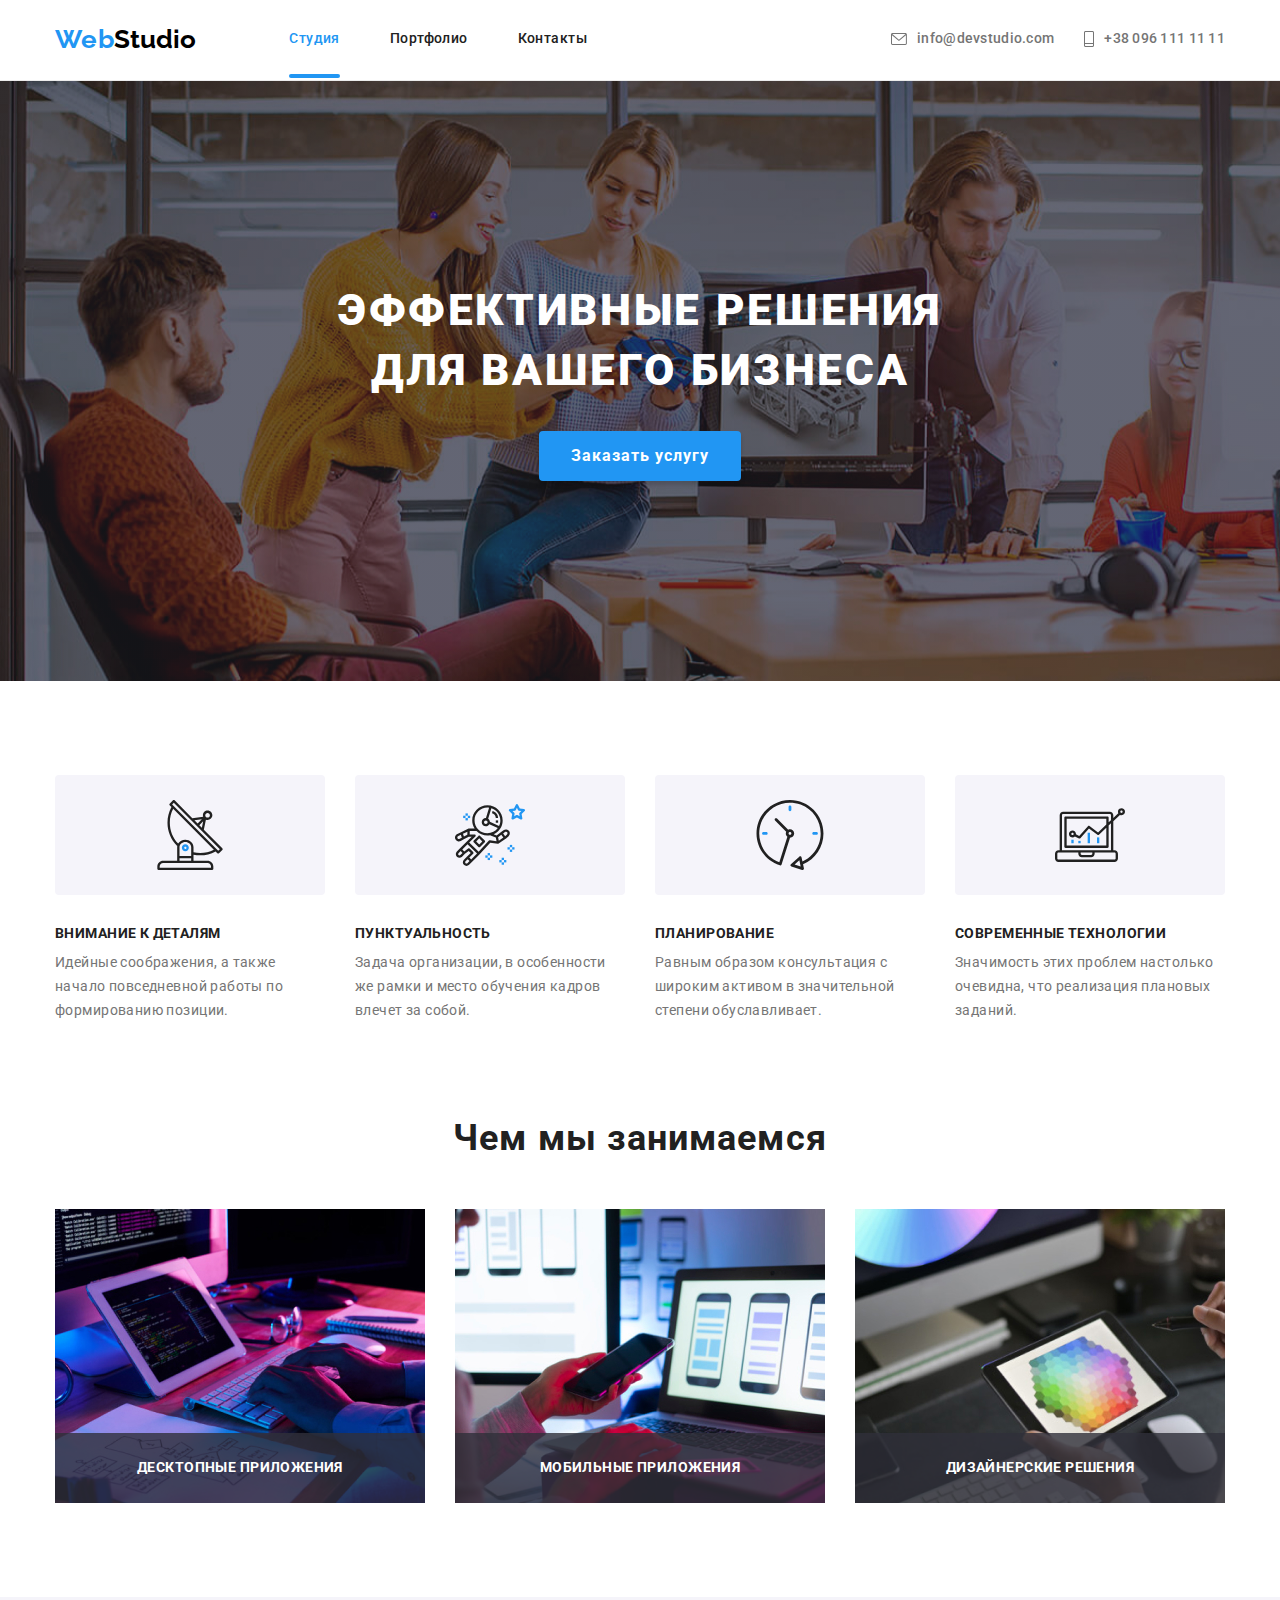
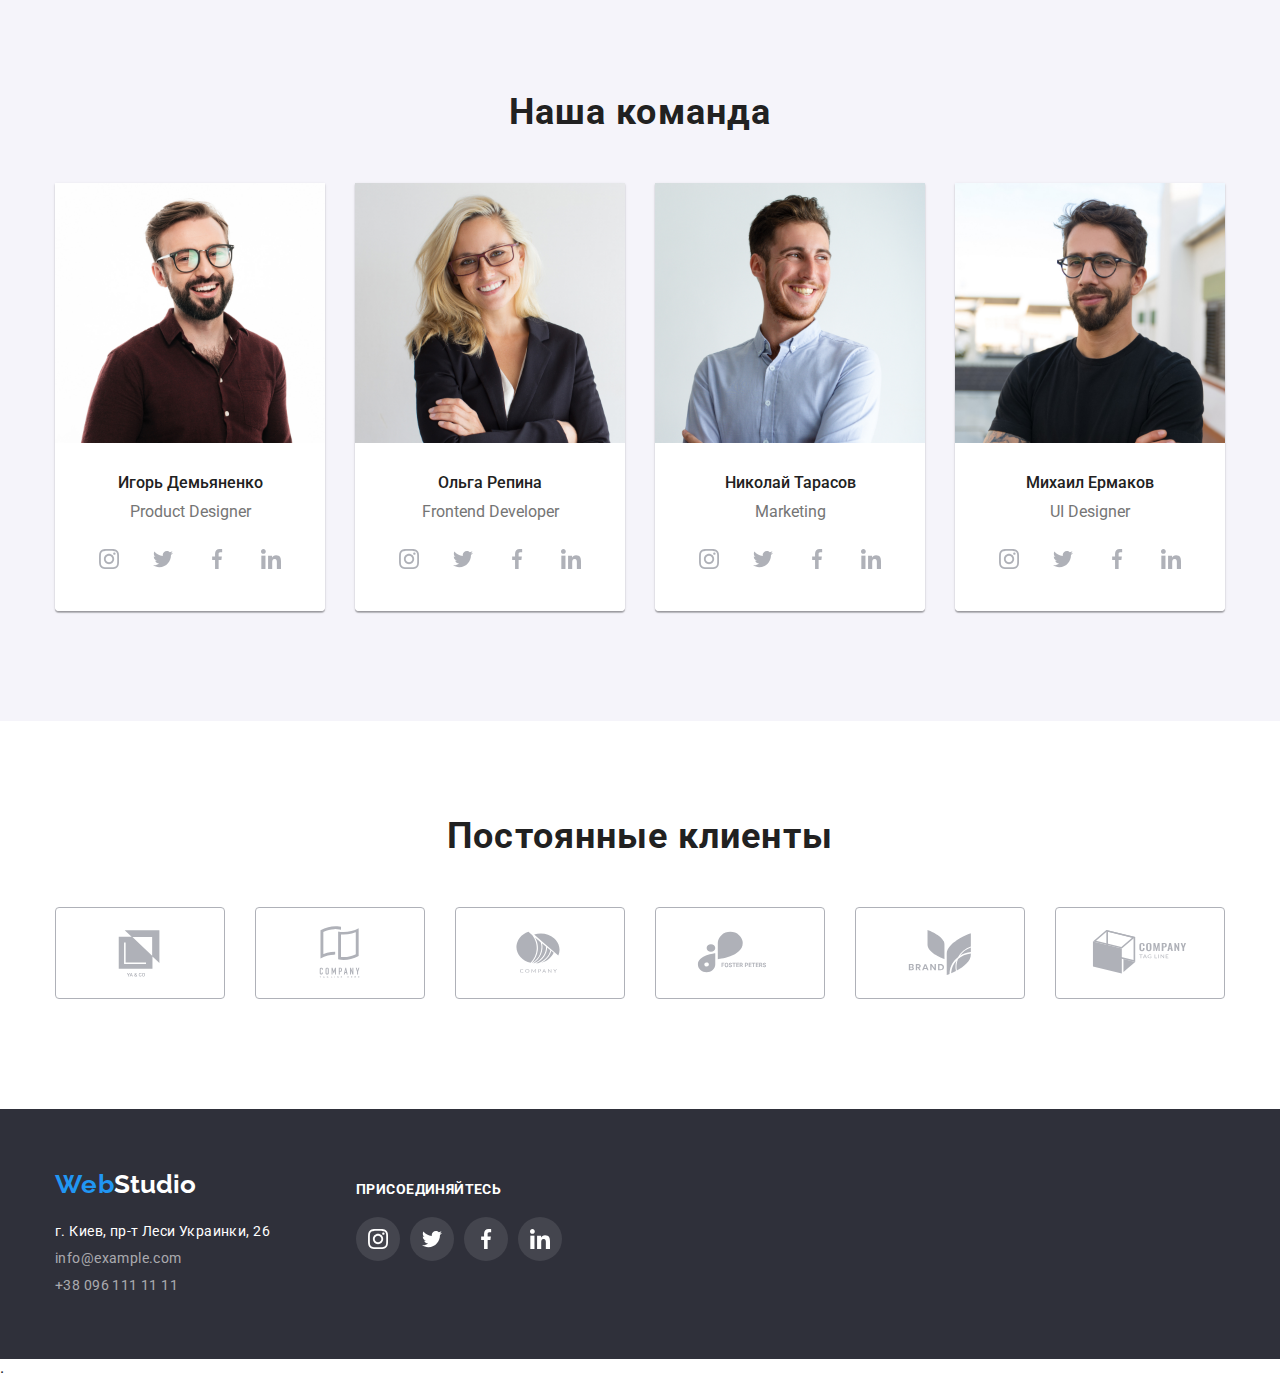
<file: index.html>
<!DOCTYPE html>
<html lang="ru">
<head>
    <meta charset="UTF-8">
    <meta http-equiv="X-UA-Compatible" content="IE=edge">
    <meta name="viewport" content="width=device-width, initial-scale=1.0">
    <link rel="preconnect" href="https://fonts.googleapis.com">
    <link rel="preconnect" href="https://fonts.gstatic.com" crossorigin>
    <link href="https://fonts.googleapis.com/css2?family=Raleway:wght@700&family=Roboto:wght@400;500;700;900&display=swap" rel="stylesheet">
    <link rel="stylesheet" href="https://cdnjs.cloudflare.com/ajax/libs/modern-normalize/1.1.0/modern-normalize.css">
    <link rel="stylesheet" href="https://cdnjs.cloudflare.com/ajax/libs/animate.css/4.1.1/animate.min.css">
    <link rel="stylesheet" href="css/styles.css">
    <title>WebStudio</title>
</head>
<body>
    <header class="header">
        <div class="container">
            <div class="head-container">
                <nav class="head-nav">
                    <a class="head-nav-logo link" href="index.html">
                        <span class="logo-color-web">Web</span>
                        <span class="logo-color-top">Studio</span>
                    </a>
                    <ul class="head-nav-menu list">
                        <li class="currentlink lists-menu list"><a class="link curr-link" href="index.html">Студия</a></li>
                        <li class="lists-menu"><a class="link" href="portfolio.html">Портфолио</a></li>
                        <li class="lists-menu"><a class="link" href="#">Контакты</a></li>
                    </ul>
                </nav>
                <ul class="mail list">
                    <li class="lists"><a class="link envelope-center" href="#">
                        <div class="envelope-wrap">
                            <svg class="link-envelope" width="16" height="12">
                                <use href="./images/sprite.svg#icon-envelope"></use>
                            </svg>
                        </div>
                            info@devstudio.com</a>
                    </li>
                    <li class="lists"><a class="link envelope-center" href="#">
                        <div class="envelope-wrap">
                            <svg class="link-envelope" width="10" height="16">
                                <use href="./images/sprite.svg#icon-vector"></use>
                            </svg>
                        </div>
                            +38 096 111 11 11</a>
                    </li>
                </ul>
            </div>
        </div>
    </header>
    <main>
        <section class="basic">
            <div class="container">
                <div class="slogan-wrapper">
                    <h1 class="slogan">Эффективные решения для вашего бизнеса</h1>
                    <button class="order" type="button" data-modal-open>Заказать услугу</button>
                </div>
            </div>
        </section>
        <section class="quality section">
            <h2 class="visually-hidden section-title">Качества</h2>  <!-- скрытый элемент -->
            <div class="container">
                <ul class="quality-lists list">
                    <li class="list quality-img-box">
                        <div class="quality-border">
                            <svg class="quality-img" width="70" height="70">
                                <use href="./images/sprite.svg#icon-antenna"></use>
                            </svg>
                        </div>
                        <div class="quality-text-wrapper">
                            <h3 class="quality-subtitle">Внимание к деталям</h3>
                            <p class="quality-text">Идейные соображения, а также начало повседневной работы по формированию позиции.</p>
                        </div>
                    </li>
                    <li class="list quality-img-box">
                        <div class="quality-border">
                            <svg class="quality-img" width="70" height="70">
                                <use href="./images/sprite.svg#icon-astronaut"></use>
                            </svg>
                        </div>
                        <div class="quality-text-wrapper">
                            <h3 class="quality-subtitle">Пунктуальность</h3>
                            <p class="quality-text">Задача организации, в особенности же рамки и место обучения кадров влечет за собой.</p>
                        </div>
                    </li>
                    <li class="list quality-img-box">
                        <div class="quality-border">
                            <svg class="quality-img" width="70" height="70">
                                <use href="./images/sprite.svg#icon-clock"></use>
                            </svg>
                        </div>
                        <div class="quality-text-wrapper">
                            <h3 class="quality-subtitle">Планирование</h3>
                            <p class="quality-text">Равным образом консультация с широким активом в значительной степени обуславливает.</p>
                        </div>
                    </li>
                    <li class="list quality-img-box">
                        <div class="quality-border">
                            <svg class="quality-img" width="70" height="70">
                                <use href="./images/sprite.svg#icon-diagram"></use>
                            </svg>
                        </div>
                        <div class="quality-text-wrapper">
                            <h3 class="quality-subtitle">Современные технологии</h3>
                            <p class="quality-text">Значимость этих проблем настолько очевидна, что реализация плановых заданий.</p>
                        </div>
                    </li>
                </ul>
            </div>
        </section>
        <section class="directions section">
            <div class="container">
                <h2 class="section-title">Чем мы занимаемся</h2>
                <ul class="directions-box">
                    <li class="directions-img list">
                        <div class="directions-img-text">Десктопные приложения</div>
                        <img src="./images/img1.jpg" alt="веб-разработка" width="370">
                    </li>
                    <li class="directions-img list">
                        <div class="directions-img-text">Мобильные приложения</div>
                        <img src="./images/img2.jpg" alt="мобильная-адаптация" width="370">
                    </li>
                    <li class="directions-img list">
                        <div class="directions-img-text">Дизайнерские решения</div>
                        <img src="./images/img3.jpg" alt="дизайн" width="370">
                    </li>
                </ul>
            </div>
        </section>
        <section class="specialists section">
            <div class="container">
                <h2 class="section-title">Наша команда</h2>
                <ul class="specialists-box">
                    <li class="specialists-img list">
                        <img src="./images/product_designer.jpg" alt="промышленный-дизайнер" width="270">
                        <div class="specialists-name">
                            <h3 class="specialists-subtitle">Игорь Демьяненко</h3>
                            <p class="specialists-text" lang="en">Product Designer</p>
                            <ul class="social-list list">
                                <li class="social-list-item">
                                    <a href="#" class="social-list-link">
                                        <svg class="social-list-icon" width="20" height="20">
                                            <use href="./images/sprite.svg#icon-instagram"></use>
                                        </svg>
                                    </a>
                                </li>
                                <li class="social-list-item">
                                    <a href="#" class="social-list-link">
                                        <svg class="social-list-icon" width="20" height="20">
                                            <use href="./images/sprite.svg#icon-twitter"></use>
                                        </svg>
                                    </a>
                                </li>
                                <li class="social-list-item">
                                    <a href="#" class="social-list-link">
                                        <svg class="social-list-icon" width="20" height="20">
                                            <use href="./images/sprite.svg#icon-facebook"></use>
                                        </svg>
                                    </a>
                                </li>
                                <li class="social-list-item">
                                    <a href="#" class="social-list-link">
                                        <svg class="social-list-icon" width="20" height="20">
                                            <use href="./images/sprite.svg#icon-linkedin"></use>
                                        </svg>
                                    </a>
                                </li>
                            </ul>
                        </div>
                    </li>
                    <li class="specialists-img list">
                        <img src="images/frontend_developer.jpg" alt="фронтенд-разработчик" width="270">
                        <div class="specialists-name">
                            <h3 class="specialists-subtitle">Ольга Репина</h3>
                            <p class="specialists-text" lang="en">Frontend Developer</p>
                            <ul class="social-list list">
                                <li class="social-list-item">
                                    <a href="#" class="social-list-link">
                                        <svg class="social-list-icon" width="20" height="20">
                                            <use href="./images/sprite.svg#icon-instagram"></use>
                                        </svg>
                                    </a>
                                </li>
                                <li class="social-list-item">
                                    <a href="#" class="social-list-link">
                                        <svg class="social-list-icon" width="20" height="20">
                                            <use href="./images/sprite.svg#icon-twitter"></use>
                                        </svg>
                                    </a>
                                </li>
                                <li class="social-list-item">
                                    <a href="#" class="social-list-link">
                                        <svg class="social-list-icon" width="20" height="20">
                                            <use href="./images/sprite.svg#icon-facebook"></use>
                                        </svg>
                                    </a>
                                </li>
                                <li class="social-list-item">
                                    <a href="#" class="social-list-link">
                                        <svg class="social-list-icon" width="20" height="20">
                                            <use href="./images/sprite.svg#icon-linkedin"></use>
                                        </svg>
                                    </a>
                                </li>
                            </ul>
                        </div>
                    </li>
                    <li class="specialists-img list">
                        <img src="images/marketing.jpg" alt="маркетолог" width="270">
                        <div class="specialists-name">
                            <h3 class="specialists-subtitle">Николай Тарасов</h3>
                            <p class="specialists-text" lang="en">Marketing</p>
                            <ul class="social-list list">
                                <li class="social-list-item">
                                    <a href="#" class="social-list-link">
                                        <svg class="social-list-icon" width="20" height="20">
                                            <use href="./images/sprite.svg#icon-instagram"></use>
                                        </svg>
                                    </a>
                                </li>
                                <li class="social-list-item">
                                    <a href="#" class="social-list-link">
                                        <svg class="social-list-icon" width="20" height="20">
                                            <use href="./images/sprite.svg#icon-twitter"></use>
                                        </svg>
                                    </a>
                                </li>
                                <li class="social-list-item">
                                    <a href="#" class="social-list-link">
                                        <svg class="social-list-icon" width="20" height="20">
                                            <use href="./images/sprite.svg#icon-facebook"></use>
                                        </svg>
                                    </a>
                                </li>
                                <li class="social-list-item">
                                    <a href="#" class="social-list-link">
                                        <svg class="social-list-icon" width="20" height="20">
                                            <use href="./images/sprite.svg#icon-linkedin"></use>
                                        </svg>
                                    </a>
                                </li>
                            </ul>
                        </div>
                    </li>
                    <li class="specialists-img list">
                        <img src="./images/ui_designer.jpg" alt="дизайнер-интерфейса" width="270">
                        <div class="specialists-name">
                            <h3 class="specialists-subtitle">Михаил Ермаков</h3>
                            <p class="specialists-text" lang="en">UI Designer</p>
                            <ul class="social-list list">
                                <li class="social-list-item">
                                    <a href="#" class="social-list-link">
                                        <svg class="social-list-icon" width="20" height="20">
                                            <use href="./images/sprite.svg#icon-instagram"></use>
                                        </svg>
                                    </a>
                                </li>
                                <li class="social-list-item">
                                    <a href="#" class="social-list-link">
                                        <svg class="social-list-icon" width="20" height="20">
                                            <use href="./images/sprite.svg#icon-twitter"></use>
                                        </svg>
                                    </a>
                                </li>
                                <li class="social-list-item">
                                    <a href="#" class="social-list-link">
                                        <svg class="social-list-icon" width="20" height="20">
                                            <use href="./images/sprite.svg#icon-facebook"></use>
                                        </svg>
                                    </a>
                                </li>
                                <li class="social-list-item">
                                    <a href="#" class="social-list-link">
                                        <svg class="social-list-icon" width="20" height="20">
                                            <use href="./images/sprite.svg#icon-linkedin"></use>
                                        </svg>
                                    </a>
                                </li>
                            </ul>
                        </div>
                    </li>
                </ul>
            </div>
        </section>
        <section class="section">
            <div class="container">
                <h2 class="section-title">Постоянные клиенты</h2>
                <ul class="client-list-wrapper">
                    <li class="clients-list list">
                        <a href="#" class="clients-list-link">
                            <svg class="clients-list-ico" width="106" height="60">
                                <use href="./images/sprite.svg#icon-company1"></use>
                            </svg>
                        </a>
                    </li>
                    <li class="clients-list list">
                        <a href="#" class="clients-list-link">
                            <svg class="clients-list-ico" width="106" height="60">
                                <use href="./images/sprite.svg#icon-company2"></use>
                            </svg>
                        </a>
                    </li>
                    <li class="clients-list list">
                        <a href="#" class="clients-list-link">
                            <svg class="clients-list-ico" width="106" height="60">
                                <use href="./images/sprite.svg#icon-company3"></use>
                            </svg>
                        </a>
                    </li>
                    <li class="clients-list list">
                        <a href="#" class="clients-list-link">
                            <svg class="clients-list-ico" width="106" height="60">
                                <use href="./images/sprite.svg#icon-company4"></use>
                            </svg>
                        </a>
                    </li>
                    <li class="clients-list list">
                        <a href="#" class="clients-list-link">
                            <svg class="clients-list-ico" width="106" height="60">
                                <use href="./images/sprite.svg#icon-company5"></use>
                            </svg>
                        </a>
                    </li>
                    <li class="clients-list list">
                        <a href="#" class="clients-list-link">
                            <svg class="clients-list-ico" width="106" height="60">
                                <use href="./images/sprite.svg#icon-company6"></use>
                            </svg>
                        </a>
                    </li>
                </ul>
            </div>
        </section>
    </main>
    <footer>
        <div class="container">
            <div class="footer-container">
                <div class="footer-leftside">
                    <a class="logo-footer link" href="index.html">
                        <span class="logo-color-web">Web</span>
                        <span class="logo-color-dwn">Studio</span>
                    </a>
                    <div class="adress-box">
                        <address><p class="contacts">г. Киев, пр-т Леси Украинки, 26</p>
                            <a class="mail-opacity link" href="#">info@example.com</a><br>
                            <a class="mail-opacity link" href="#">+38 096 111 11 11</a>
                        </address>
                    </div>
                </div>
                <div class="footer-rightside">
                    <p class="accession">присоединяйтесь</p>
                    <ul class="footer-social list">
                        <li class="footer-social-list">
                            <a href="#" class="footer-social-link">
                                <svg class="footer-social-icon" width="20" height="20">
                                    <use href="./images/sprite.svg#icon-instagram"></use>
                                </svg>
                            </a>
                        </li>
                        <li class="footer-social-list">
                            <a href="" class="footer-social-link">
                                <svg class="footer-social-icon" width="20" height="20">
                                    <use href="./images/sprite.svg#icon-twitter"></use>
                                </svg>
                            </a>
                        </li>
                        <li class="footer-social-list">
                            <a href="" class="footer-social-link">
                                <svg class="footer-social-icon" width="20" height="20">
                                    <use href="./images/sprite.svg#icon-facebook"></use>
                                </svg>
                            </a>
                        </li>
                        <li class="footer-social-list">
                            <a href="" class="footer-social-link">
                                <svg class="footer-social-icon" width="20" height="20">
                                    <use href="./images/sprite.svg#icon-linkedin"></use>
                                </svg>
                            </a>
                        </li>
                    </ul>
                </div>
            </div>
        </div>
    </footer>.
    <div class="backdrop is-hidden" data-modal>
        <div class="modal">
            <button type="button" class="button-close" data-modal-close>
                <svg class="close-img" width="18" height="18">
                    <use href="./images/sprite.svg#icon-close"></use>
                </svg>
            </button>
        </div>
    </div>
    <script src="./js/modal.js"></script>
</body>
</html>
</file>
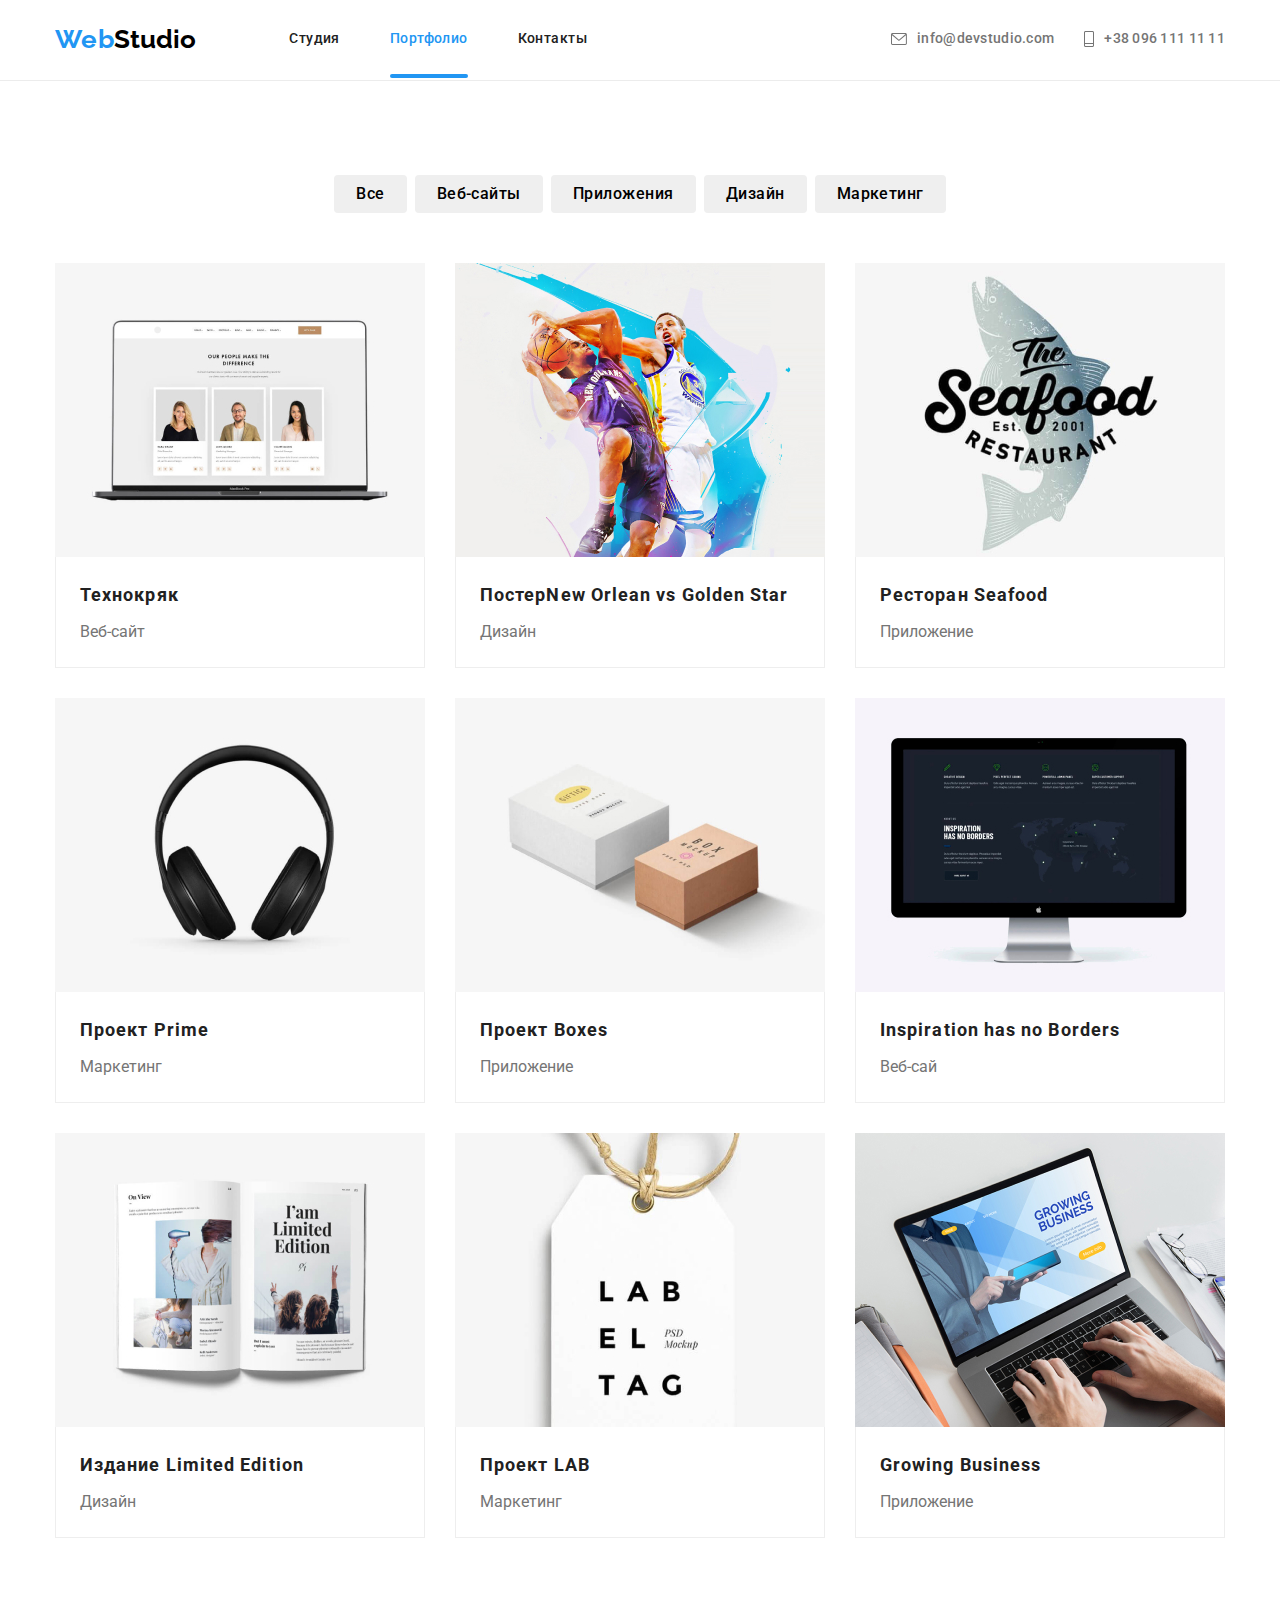
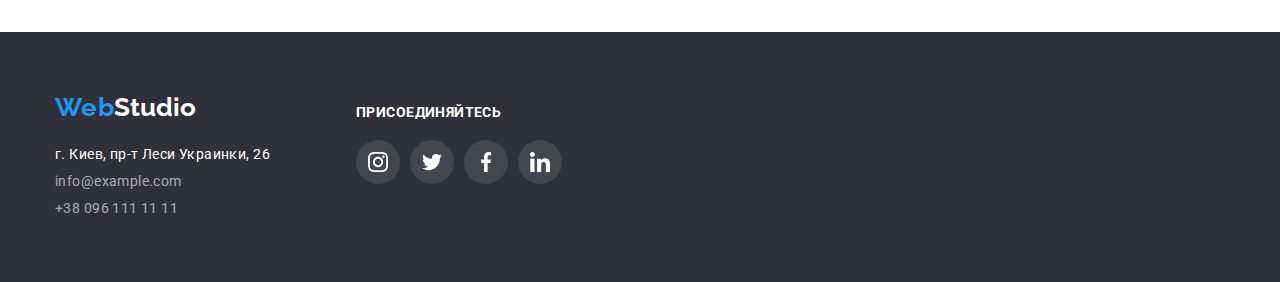
<file: portfolio.html>
<!DOCTYPE html>
<html lang="ru">
<head>
    <meta charset="UTF-8">
    <meta http-equiv="X-UA-Compatible" content="IE=edge">
    <meta name="viewport" content="width=device-width, initial-scale=1.0">
    <link rel="preconnect" href="https://fonts.googleapis.com">
    <link rel="preconnect" href="https://fonts.gstatic.com" crossorigin>
    <link href="https://fonts.googleapis.com/css2?family=Raleway:wght@700&family=Roboto:wght@400;500;700;900&display=swap" rel="stylesheet">
    <link rel="stylesheet" href="https://cdnjs.cloudflare.com/ajax/libs/modern-normalize/1.1.0/modern-normalize.css">
    <link rel="stylesheet" href="https://cdnjs.cloudflare.com/ajax/libs/animate.css/4.1.1/animate.min.css">
    <link rel="stylesheet" href="css/styles.css">
    <title>Webstudio</title>
</head>
<body>
    <header class="header">
        <div class="container">
            <div class="head-container">
                <nav class="head-nav">
                    <a class="head-nav-logo link" href="index.html">
                        <span class="logo-color-web">Web</span>
                        <span class="logo-color-top">Studio</span>
                    </a>
                    <ul class="head-nav-menu list">
                        <li class="lists-menu"><a class="link" href="index.html">Студия</a></li>
                        <li class="currentlink lists-menu list"><a class="link curr-link" href="portfolio.html">Портфолио</a></li>
                        <li class="lists-menu"><a class="link" href="#">Контакты</a></li>
                    </ul>
                </nav>
                <ul class="mail list">
                    <li class="lists"><a class="link envelope-center" href="#">
                        <div class="envelope-wrap">
                            <svg class="link-envelope" width="16" height="12">
                                <use href="./images/sprite.svg#icon-envelope"></use>
                            </svg>
                        </div>
                            info@devstudio.com</a>
                    </li>
                    <li class="lists"><a class="link envelope-center" href="#">
                        <div class="envelope-wrap">
                            <svg class="link-envelope" width="10" height="16">
                                <use href="./images/sprite.svg#icon-vector"></use>
                            </svg>
                        </div>
                            +38 096 111 11 11</a>
                    </li>
                </ul>
            </div>
        </div>
    </header>
    <main>
        <section class="section">
            <div class="container">
                <h1 class="visually-hidden">Меню</h1>  <!-- скрытый элемент -->
                <ul class="btn-menu list">
                    <li class="btn-box">
                        <button class="btn-chapters" type="button">Все</button>
                    </li>
                    <li class="btn-box">
                        <button class="btn-chapters" type="button">Веб-сайты</button>
                    </li>
                    <li class="btn-box">
                        <button class="btn-chapters" type="button">Приложения</button>
                    </li>
                    <li class="btn-box">
                        <button class="btn-chapters" type="button">Дизайн</button>
                    </li>
                    <li class="btn-box">
                        <button class="btn-chapters" type="button">Маркетинг</button>
                    </li>
                </ul>
            <h2 class="visually-hidden section-title">Проекты</h2>  <!-- скрытый элемент -->
                <ul class="projects list">
                    <li class="projects-box project-box-shadow">
                        <a class="project-link" href="#">
                            <div class="image-wrap">
                                <img src="./images/img2-1.jpg" alt="технокряк" width="370">
                                <div class="image-wrap-info">
                                    Технокряк это современная площадка распространения коронавируса. Компании используют эту платформу для цифрового шпионажа и атак на защищённые сервера конкурентов.
                                </div>
                            </div>
                        <div class="project-box-border">
                            <h3 class="projects-sublitle">Технокряк</h3>
                            <p class="projects-text">Веб-сайт</p> 
                        </div>
                    </a>
                    </li>
                    <li class="projects-box project-box-shadow">
                        <a class="project-link" href="#">
                            <div class="image-wrap">
                                <img src="./images/img2-2.jpg" alt="постер" width="370">
                                <div class="image-wrap-info">
                                    Технокряк это современная площадка распространения коронавируса. Компании используют эту платформу для цифрового шпионажа и атак на защищённые сервера конкурентов.
                                </div>
                            </div>
                            <div class="project-box-border">
                                <h3 class="projects-sublitle">Постер<span lang="en">New Orlean vs Golden Star</span></h3>
                                <p class="projects-text">Дизайн</p>
                            </div>
                        </a>
                    </li>
                    <li class="projects-box project-box-shadow">
                        <a class="project-link" href="#">
                            <div class="image-wrap">
                                <img src="./images/img2-3.jpg" alt="ресторан" width="370">
                                <div class="image-wrap-info">
                                    Технокряк это современная площадка распространения коронавируса. Компании используют эту платформу для цифрового шпионажа и атак на защищённые сервера конкурентов.
                                </div>
                            </div>
                            <div class="project-box-border">
                                <h3 class="projects-sublitle">Ресторан <span lang="en">Seafood</span></h3>
                                <p class="projects-text">Приложение</p>
                            </div>
                        </a>
                    </li>
                    <li class="projects-box project-box-shadow">
                        <a class="project-link" href="#">
                            <div class="image-wrap">
                                <img src="./images/img2-4.jpg" alt="проект-прайм" width="370">
                                <div class="image-wrap-info">
                                    Технокряк это современная площадка распространения коронавируса. Компании используют эту платформу для цифрового шпионажа и атак на защищённые сервера конкурентов.
                                </div>
                            </div>
                            <div class="project-box-border">
                                <h3 class="projects-sublitle">Проект <span lang="en">Prime</span></h3>
                                <p class="projects-text">Маркетинг</p>
                            </div>
                        </a>
                    </li>
                    <li class="projects-box project-box-shadow">
                        <a class="project-link" href="#">
                            <div class="image-wrap">
                                <img src="./images/img2-5.jpg" alt="проект-боксез" width="370">
                                <div class="image-wrap-info">
                                    Технокряк это современная площадка распространения коронавируса. Компании используют эту платформу для цифрового шпионажа и атак на защищённые сервера конкурентов.
                                </div>
                            </div>
                            <div class="project-box-border">
                                <h3 class="projects-sublitle">Проект <span lang="en">Boxes</span></h3>
                                <p class="projects-text">Приложение</p>
                            </div>
                        </a>
                    </li>
                    <li class="projects-box project-box-shadow">
                        <a class="project-link" href="#">
                            <div class="image-wrap">
                                <img src="./images/img2-6.jpg" alt="у-вдохговения-нет-границ" width="370">
                                <div class="image-wrap-info">
                                    Технокряк это современная площадка распространения коронавируса. Компании используют эту платформу для цифрового шпионажа и атак на защищённые сервера конкурентов.
                                </div>
                            </div>
                            <div class="project-box-border">
                                <h3 class="projects-sublitle" lang="en">Inspiration has no Borders</h3>
                                <p class="projects-text">Веб-сай 
                            </div>
                        </a>
                    </li>
                    <li class="projects-box project-box-shadow">
                        <a class="project-link" href="#">
                            <div class="image-wrap">
                                <img src="./images/img2-7.jpg" alt="версия" width="370">
                                <div class="image-wrap-info">
                                    Технокряк это современная площадка распространения коронавируса. Компании используют эту платформу для цифрового шпионажа и атак на защищённые сервера конкурентов.
                                </div>
                            </div>
                            <div class="project-box-border">
                                <h3 class="projects-sublitle">Издание <span lang="en">Limited Edition</span></h3>
                                <p class="projects-text">Дизайн</p>
                            </div>
                        </a>
                    </li>
                    <li class="projects-box project-box-shadow">
                        <a class="project-link" href="#">
                            <div class="image-wrap">
                                <img src="./images/img2-8.jpg" alt="проект-лаб" width="370">
                                <div class="image-wrap-info">
                                    Технокряк это современная площадка распространения коронавируса. Компании используют эту платформу для цифрового шпионажа и атак на защищённые сервера конкурентов.
                                </div>
                            </div>
                            <div class="project-box-border">
                                <h3 class="projects-sublitle">Проект <span lang="en">LAB</span></h3>
                                <p class="projects-text">Маркетинг</p>
                            </div>
                        </a>
                    </li>
                    <li class="projects-box project-box-shadow">
                        <a class="project-link" href="#">
                            <div class="image-wrap">
                                <img src="./images/img2-9.jpg" alt="развивающийся-бизнес" width="370">
                                <div class="image-wrap-info">
                                    Технокряк это современная площадка распространения коронавируса. Компании используют эту платформу для цифрового шпионажа и атак на защищённые сервера конкурентов.
                                </div>
                            </div>
                            <div class="project-box-border">
                                <h3 class="projects-sublitle" lang="en">Growing Business</h3>
                                <p class="projects-text">Приложение</p>
                            </div>
                        </a>
                    </li>
                </ul>
            </div>
        </section>
    </main>
    <footer>
        <div class="container">
            <div class="footer-container">
                <div class="footer-leftside">
                    <a class="logo-footer link" href="index.html">
                        <span class="logo-color-web">Web</span>
                        <span class="logo-color-dwn">Studio</span>
                    </a>
                    <div class="adress-box">
                        <address><p class="contacts">г. Киев, пр-т Леси Украинки, 26</p>
                            <a class="mail-opacity link" href="#">info@example.com</a><br>
                            <a class="mail-opacity link" href="#">+38 096 111 11 11</a>
                        </address>
                    </div>
                </div>
                <div class="footer-rightside">
                    <p class="accession">присоединяйтесь</p>
                    <ul class="footer-social list">
                        <li class="footer-social-list">
                            <a href="#" class="footer-social-link">
                                <svg class="footer-social-icon" width="20" height="20">
                                    <use href="./images/sprite.svg#icon-instagram"></use>
                                </svg>
                            </a>
                        </li>
                        <li class="footer-social-list">
                            <a href="" class="footer-social-link">
                                <svg class="footer-social-icon" width="20" height="20">
                                    <use href="./images/sprite.svg#icon-twitter"></use>
                                </svg>
                            </a>
                        </li>
                        <li class="footer-social-list">
                            <a href="" class="footer-social-link">
                                <svg class="footer-social-icon" width="20" height="20">
                                    <use href="./images/sprite.svg#icon-facebook"></use>
                                </svg>
                            </a>
                        </li>
                        <li class="footer-social-list">
                            <a href="" class="footer-social-link">
                                <svg class="footer-social-icon" width="20" height="20">
                                    <use href="./images/sprite.svg#icon-linkedin"></use>
                                </svg>
                            </a>
                        </li>
                    </ul>
                </div>
            </div>
        </div>
    </footer>
</body>
</html>
</file>
<file: css/styles.css>
/* ------GENERAL------ */
body {
    font-family: roboto, sans-serif;
    color: #212121;
    margin: 0;
    width: 100%;
}
h1,
h2,
h3,
p {
	margin-top: 0;
}
.section-title {
    text-align: center;
    font-weight: 700;
    font-size: 36px;
    line-height: 1.17;
    letter-spacing: 0.03em;
    margin-bottom: 50px;
}
img {
    display: block;
    max-width: 100%;
    height: auto;
}
:root {
    --logo-color: #2196F3;
    --text-grey: #757575;
    --background-grey: #2F303A;
    --text-color-light: #ffffff;
    --line-height-normal: 1.14;
    --time-cubic: cubic-bezier(0.4, 0, 0.2, 1);
}
.link {
    text-decoration: none;
    color: inherit;
    transition: color 250ms var(--time-cubic), fill 250ms var(--time-cubic);
}
.mail-opacity:hover,
.mail-opacity:focus {
    color: var(--logo-color);
}
.link:hover, 
.link:focus {
    color: var(--logo-color);
}
.link:hover .link-envelope,
.link:focus .link-envelope {
    fill: var(--logo-color);
}
.btn-chapters:hover,
.btn-chapters:focus {
    color: var(--text-color-light);
    background-color: var(--logo-color);
    box-shadow: 0px 3px 1px rgba(0, 0, 0, 0.1), 0px 1px 2px rgba(0, 0, 0, 0.08), 0px 2px 2px rgba(0, 0, 0, 0.12);
}
.container {
    width: 1200px;
    margin-left: auto;
    margin-right: auto;
    padding-left: 15px;
    padding-right: 15px;
}
.section {
    padding: 94px 0 94px 0;
}
.quality  {
        padding: 94px 0 47px 0;
    }
.directions {
        padding: 47px 0 94px 0;
}
.list {
    list-style: none;
    padding-left: 0;
    margin: 0;
}
.lists:not(:last-child) {
    margin-right: 30px;
}
.lists-menu:not(:last-child) {
    margin-right: 50px;
}
.currentlink {
    position: relative;
    color: var(--logo-color);
}
.curr-link::after {
	position: absolute;
    bottom: 0;
    left:0;
	content: '';
    height: 4px;
    width: 100%;
    background-color: var(--logo-color);
    border-radius: 2px;
    transition: background-color 250ms var(--time-cubic);
}
.curr-link {
    position: relative;
    padding-top: 32px;
    padding-bottom: 32px;
}
/* ------HEADER------ */
.header {
    display: flex;
    align-items: center;
    padding: 24px 0 25px 0;
    border-bottom: #ececec solid 1px;
}
.head-nav {
    display: flex;
    align-items: center;
}
.head-container {
    position: relative;
    display:flex;
    width: 100%;
}
.head-nav-logo {
    font-family: Raleway;
    font-weight: 700;
    font-size: 0;
    line-height: 1.19;
    letter-spacing: 0.03em;
    margin-right: 93px;
}
.logo-color-web {
    color: var(--logo-color);
    font-family: Raleway;
    font-weight: 700;
    font-size: 26px;
    line-height: 1.19;
    margin-right: 0;
    padding-right: 0;
    letter-spacing: 0.03em;
}
.logo-color-top {
    color: black;
    font-size: 26px;
}
.logo-color-dwn {
    color: white;
    font-size: 26px;
}
.head-nav-menu {
    display: flex;
    font-weight: 500;
    font-size: 14px;
    line-height: var(--line-height-normal);
    letter-spacing: 0.03em;
    padding: 0;
}
.envelope-center {
    display: flex;
    align-items: center;
}
.mail {
    display: flex;
    color: var(--text-grey);
    align-items: center;
    font-weight: 500;
    font-size: 14px;
    line-height: var(--line-height-normal);
    letter-spacing: 0.02em;
    padding-right: 0;
    margin-left: auto;
}
.envelope-wrap {
    display: flex;
}
.link-envelope {
    align-items: center;
    margin-right: 10px;
    fill: #757575;
}

/* ------HERO------ */
.basic {
    max-width: 1600px;
    margin-left: auto;
    margin-right: auto;
    flex-grow: 1;
    background-color: #C4C4C4;;
    background-image: linear-gradient(
      rgba(47, 48, 58, 0.4),
      rgba(47, 48, 58, 0.4)
    ),
    url("../images/hero_img.jpg");
    background-size: cover;
    padding: 200px 0 200px 0;
}
.slogan-wrapper {
    max-width: 696px;
    margin-left: auto;
    margin-right: auto;
}
.slogan {
    color: var(--text-color-light);
    margin-bottom: 30px;
    font-weight: 900;
    font-size: 44px;
    line-height: 1.36;
    letter-spacing: 0.06em;
    text-align: center;
    text-transform: uppercase;
}
.order {
    display: block;
    margin: 0 auto;
    color: var(--text-color-light);
    font-weight: 700;
    font-size: 16px;
    padding: 10px 32px 10px 32px;
    background: var(--logo-color);
    box-shadow: 0px 4px 4px rgba(0, 0, 0, 0.15);
    border-radius: 4px;
    line-height: 1.88;
    letter-spacing: 0.06em;
    cursor: pointer;
    border: none;
    transition: background-color 250ms var(--time-cubic), box-shadow 250ms var(--time-cubic);
}
.order:hover {
    background-color: #188CE8;
    box-shadow: 0px 4px 4px rgba(0, 0, 0, 0.15);
    border-radius: 4px;
}

/* ------BUTTONS------ */
.btn-menu {
    display: flex;
    justify-content: center;
    margin-bottom: 50px;
}
.btn-box:not(:last-child) {
    margin-right: 8px;
}
.btn-chapters {
    padding: 6px 22px 6px 22px;
    font-weight: 500;
    font-size: 16px;
    border: 0;
    line-height: 1.62;
    letter-spacing: 0.03em;
    cursor: pointer;
    margin: 0;
    border-radius: 4px;
    transition: 0.1s linear;
    transition: color 250ms var(--time-cubic), 
    background-color 250ms var(--time-cubic),
    box-shadow 250ms var(--time-cubic);
}

/* ------QUALITY SECTION------ */
.quality-lists {
    display: flex;
    flex-wrap: wrap;
    margin-top: -30px;
    margin-left: -30px;
}
.quality-img-box {
    margin-top: 30px;
    margin-left: 30px;
    flex-basis: calc((100% - 30px * 4) / 4);
}
.quality-border {
    display: flex;
    align-items: center;
    justify-content: center;
    width: 270px;
    height: 120px;
    margin-bottom: 30px;
    background-color: #F5F4FA;
    border-radius: 4px;
}

.quality-box {
    display: flex;
    flex-wrap: wrap;
    margin-top: -30px;
    margin-left: -30px;
}
.quality-img { 
    top: 50%;
    left: 50%;
    justify-content: center;
}
.quality-text-wrapper {
    display: block;
}
.quality-subtitle {
    font-weight: 700;
    font-size: 14px;
    line-height: 1.17;
    letter-spacing: 0.03em;
    text-transform: uppercase;
    margin-bottom: 10px;
}
.quality-text {
    margin-bottom: 0;
    font-weight: 400;
    font-size: 14px;
    line-height: 1.71;
    letter-spacing: 0.03em;
    color: var(--text-grey);
}
/* ------DIRECTIONS SECTION------ */
.directions-box {
    display: flex;
    flex-wrap: wrap;
    margin-top: -30px;
    margin-left: -30px;
    padding: 0;
    margin-bottom: 0;
}
.directions-img {
    display: flex;
    align-items: flex-end;
    position: relative;
    margin-top: 30px;
    margin-left: 30px;
    flex-basis: calc((100% - 30px * 3) / 3);
}
.directions-img-text {
    position: absolute;
    width: 370px;
    height: 70px;
    padding-bottom: 27px;
    padding-top: 27px;
    font-weight: 700;
    font-size: 14px;
    line-height: 1.14px;
    text-align: center;
    letter-spacing: 0.03em;
    text-transform: uppercase;
    color: #FFFFFF;
    background-color: rgba(47, 48, 58, 0.8);
    display: flex;
    justify-content: center;
    align-items: center;
}
/* ------SPECIALISTS SECTION------ */
.specialists {
    background-color: #F5F4FA;
}
.specialists-box {
    display: flex;
    flex-wrap: wrap;
    margin-top: -30px;
    margin-left: -30px;
    padding: 0;
    list-style: none;
}
.specialists-img {
    margin-top: 30px;
    margin-left: 30px;
    flex-basis: calc((100% - 120px) / 4);
    box-shadow: 0px 1px 3px rgba(0, 0, 0, 0.12), 0px 1px 1px rgba(0, 0, 0, 0.14), 0px 2px 1px rgba(0, 0, 0, 0.2);
    border-radius: 0px 0px 4px 4px;
}
.specialists-name {
    padding: 30px 32px;
    text-align: center;
    background-color: #ffffff;
    border-radius: 0px 0px 4px 4px;
}
.specialists-subtitle {
    font-weight: 500;
    font-size: 16px;
    line-height: 1.19;
    text-align: center;
    margin-bottom: 10px;
}
.specialists-text {
    margin-bottom: 0;
    font-weight: 400;
    font-size: 16px;
    line-height: 1.19;
    text-align: center;
    color: var(--text-grey);
    margin-bottom: 16px;
}
.social-list {
    display: flex;
}
.social-list-item:not(:last-child) {
    margin-right: 10px;
}
.social-list-link {
    display: flex;
    justify-content: center;
    align-items: center;
    width: 44px;
    height: 44px;
    border-radius: 50%;
    transition: background-color 250ms var(--time-cubic), fill 250ms var(--time-cubic);
}
.social-list-icon {
    fill: #AFB1B8;
    transition: fill 250ms var(--time-cubic);
}
.social-list-link:hover,
.social-list-link:focus {
  background-color: var(--logo-color);
}
.social-list-link:hover
.social-list-icon,
.social-list-link:focus
.social-list-icon {
    fill: #ffffff;
}
.client-list-wrapper {
    display: flex;
    flex-wrap: wrap;
    margin-top: -30px;
    margin-left: -30px;
    padding: 0;
}
.clients-list {
    margin-top: 30px;
    margin-left: 30px;
    flex-basis: calc((100% - 180px) / 6);
    transition: border 250ms var(--time-cubic)
}
.clients-list-link {
    display: flex;
    justify-content: center;
    align-items: center;
    width: 170px;
    height: 92px;
    border: 1px solid #AFB1B8;
    box-sizing: border-box;
    border-radius: 4px;
    transition: fill 250ms var(--time-cubic)
}
.clients-list-ico {
    fill: #afb1b8;
    transition: fill 250ms var(--time-cubic)
}
.clients-list:hover .clients-list-link,
.clients-list:focus .clients-list-link{
    width: 170px;
    height: 92px;
    border: 1px solid var(--logo-color);
    border-radius: 4px;
}
.clients-list-ico:hover,
.clients-list-ico:focus {
    fill: var(--logo-color);
}
.clients-list-link:hover .clients-list-ico,
.clients-list-link:focus .clients-list-ico {
    fill: var(--logo-color);
}
/* ------PROJECTS SECTION------ */
.projects {
    display: flex;
    flex-wrap: wrap;
    margin-top: -30px;
    margin-left: -30px;
    padding: 0;
    margin-bottom: 0;
}
.projects-box {
    position: relative;
    cursor: pointer;
    margin-top: 30px;
    margin-left: 30px;
    flex-basis: calc((100% - 30px * 3) / 3);
}
.project-link {
    text-decoration: none;
    color: inherit;
}
.projects-box:nth-last-child(-n+3) {
    margin-bottom: 0;   
}
.image-wrap {
    position: relative;
    overflow: hidden;
}
.image-wrap-info {
    position: absolute;
    left: 0;
    top: 0;
    width: 100%;
    height: 101%;
    font-style: normal;
    font-weight: 400;
    font-size: 18px;
    line-height: 1.56;
    letter-spacing: 0.03em;
    background-color: rgba(33, 150, 243, 0.9);
    color: #fff;
    padding: 63px 24px;
    transform: translateY(100%);
    transition: transform 250ms var(--time-cubic);
}
.projects-box:hover .image-wrap-info {
    top: 0;
    transform: translateY(0);
}
.project-box-border {
    padding: 20px 24px;
    border-top: none;
    border-right: 1px solid #EEEEEE;
    border-bottom: 1px solid #EEEEEE;
    border-left: 1px solid #EEEEEE;
    transition: transform 250ms var(--time-cubic)
}
.project-box-shadow:hover {
    box-shadow: 0px 1px 1px rgba(0, 0, 0, 0.12), 0px 4px 4px rgba(0, 0, 0, 0.06), 1px 4px 6px rgba(0, 0, 0, 0.16);
}
.projects-sublitle {
    margin-top: 0;
    margin-bottom: 4px;
    font-size: 18px;
    line-height: 2;
    letter-spacing: 0.06em;
}
.projects-text {
    margin-bottom: 0;
    font-weight: 400;
    font-size: 16px;
    line-height: 1.88;
    color: var(--text-grey);
}


/* ------FOOTER------ */
footer {
    display: block;
    background: var(--background-grey);
    padding: 60px 0 60px 0;
}
.footer-container {
    display: flex;
}
.footer-leftside {
    min-width: 231px;
}
.logo-footer {
    display: block;
    margin-bottom: 20px;
    font-family: Raleway;
    font-weight: 700;
    font-size: 0;
}
.logo-footer span {
    font-family: Raleway;
    font-weight: 700;
    font-size: 26px;
    line-height: 1.19;
}
.contacts {
    margin-bottom: 0;
    font-style: normal;
    font-weight: 400;
    font-size: 14px;
    line-height: 1.71;
    letter-spacing: 0.03em;
    color: var(--text-color-light)
}
.adress-box {
    display: flex;
    flex-direction: column;
}
address {
    line-height: 1.71;
}
.mail-opacity {
    margin-top: 9px;
    text-decoration: none;
    font-style: normal;
    font-weight: 400;
    font-size: 14px;
    line-height: 1.71;
    letter-spacing: 0.03em;
    color: rgba(255, 255, 255, 0.6);
    transition: color 250ms var(--time-cubic);
}
.footer-rightside {
    padding-top: 12px;
}
.footer-social {
    display: flex;
    justify-content: space-between;
    padding-left: 70px;
}
.footer-social-list:not(:last-child) {
    margin-right: 10px;
}
.accession {
    display: block;
    color: var(--text-color-light);
    font-weight: 700;
    font-size: 14px;
    letter-spacing: 0.03em;
    text-transform: uppercase;
    margin-left: 70px;
    margin-bottom: 20px;
}
.footer-social-list {
    display: flex;
    justify-content: space-between;
}
.footer-social-link {
    display: flex;
    justify-content: center;
    align-items: center;
    width: 44px;
    height: 44px;
    border-radius: 50%;
}
.footer-social-icon {
    fill: #ffffff;
}
.footr-icons:not(:last-child) {
    margin-right: 10px;
}
.footer-social-link {
    display: flex;
    justify-content: center;
    align-items: center;
    width: 44px;
    height: 44px;
    border-radius: 50%;
    background-color: rgba(255, 255, 255, 0.1);
    transition: background-color 250ms var(--time-cubic);
}
.footer-social-link:hover,
.footer-social-link:focus {
    background-color:var(--logo-color);
}
.visually-hidden {
    position: absolute !important;
    clip: rect(1px 1px 1px 1px);
    clip: rect(1px, 1px, 1px, 1px);
    padding: 0 !important;
    border: 0 !important;
    height: 1px !important;
    width: 1px !important;
    overflow: hidden;
}

/* ------MODAL------ */
.backdrop {
    position: fixed;
    top: 0;
    left: 0;
    z-index: 100;
    width: 100%;
    height: 100%;
    background-color: rgba(0, 0, 0, 0.2);
    transition: opacity 250ms cubic-bezier(0.4, 0, 0.2, 1), visibility 250ms cubic-bezier(0.4, 0, 0.2, 1);
  }
  .backdrop.is-hidden {
    opacity: 0;
    visibility: hidden;
    pointer-events: none;
  }
  .modal {
    position: absolute;
    top: 50%;
    left: 50%;
    transform: translate(-50%, -50%);
    width: 528px;
    height: 580px;
    background-color: #ffffff;
    box-shadow: 0px 1px 3px rgba(0, 0, 0, 0.12), 0px 1px 1px rgba(0, 0, 0, 0.14), 0px 2px 1px rgba(0, 0, 0, 0.2);
    border-radius: 4px;
  }
  .button-close {
    position: absolute;
    top: 8px;
    right: 8px;
    width: 30px;
    height: 30px;
    border-radius: 50%;
    background: #FFFFFF;
    border: 1px solid rgba(0, 0, 0, 0.1);
    cursor: pointer;
    padding: 0;
  }
  .close-img {
    position: absolute;
    top: 50%;
    left: 50%;
    transform: translate(-50%, -50%);
  }
</file>
